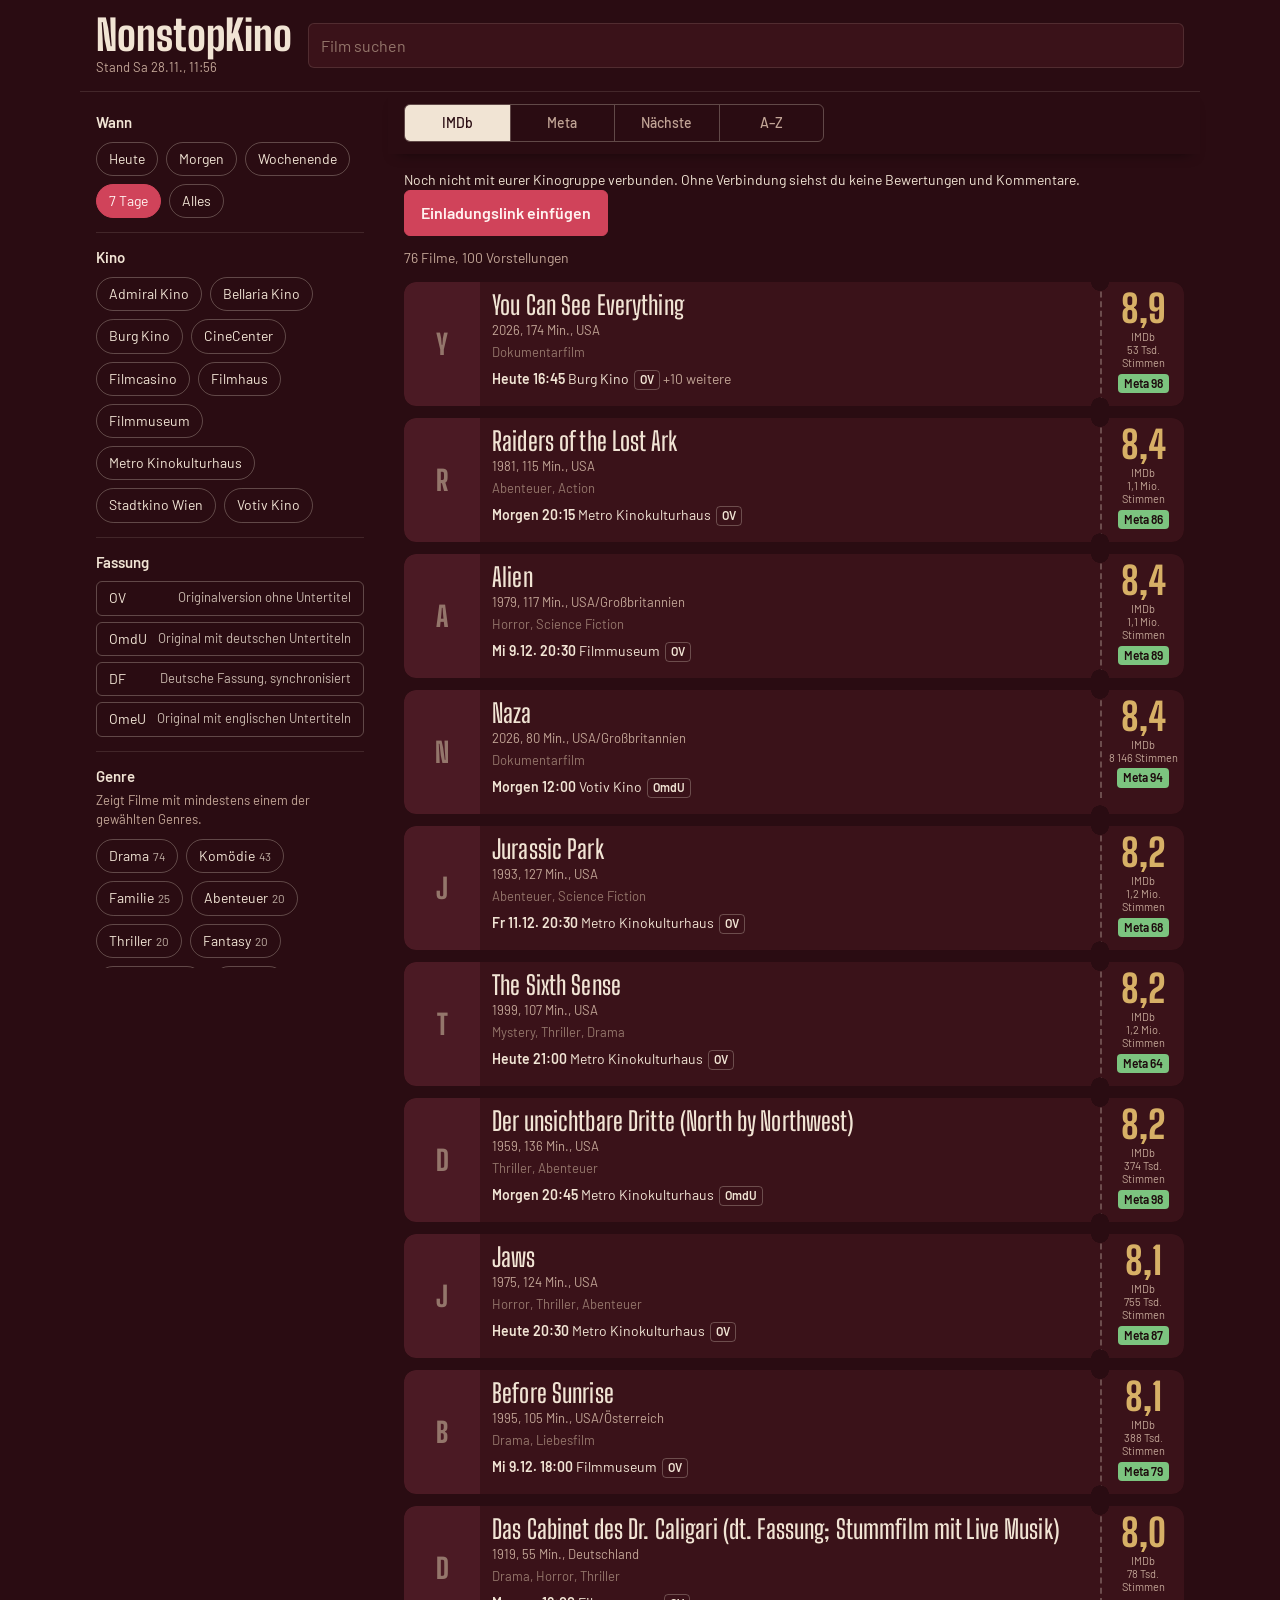
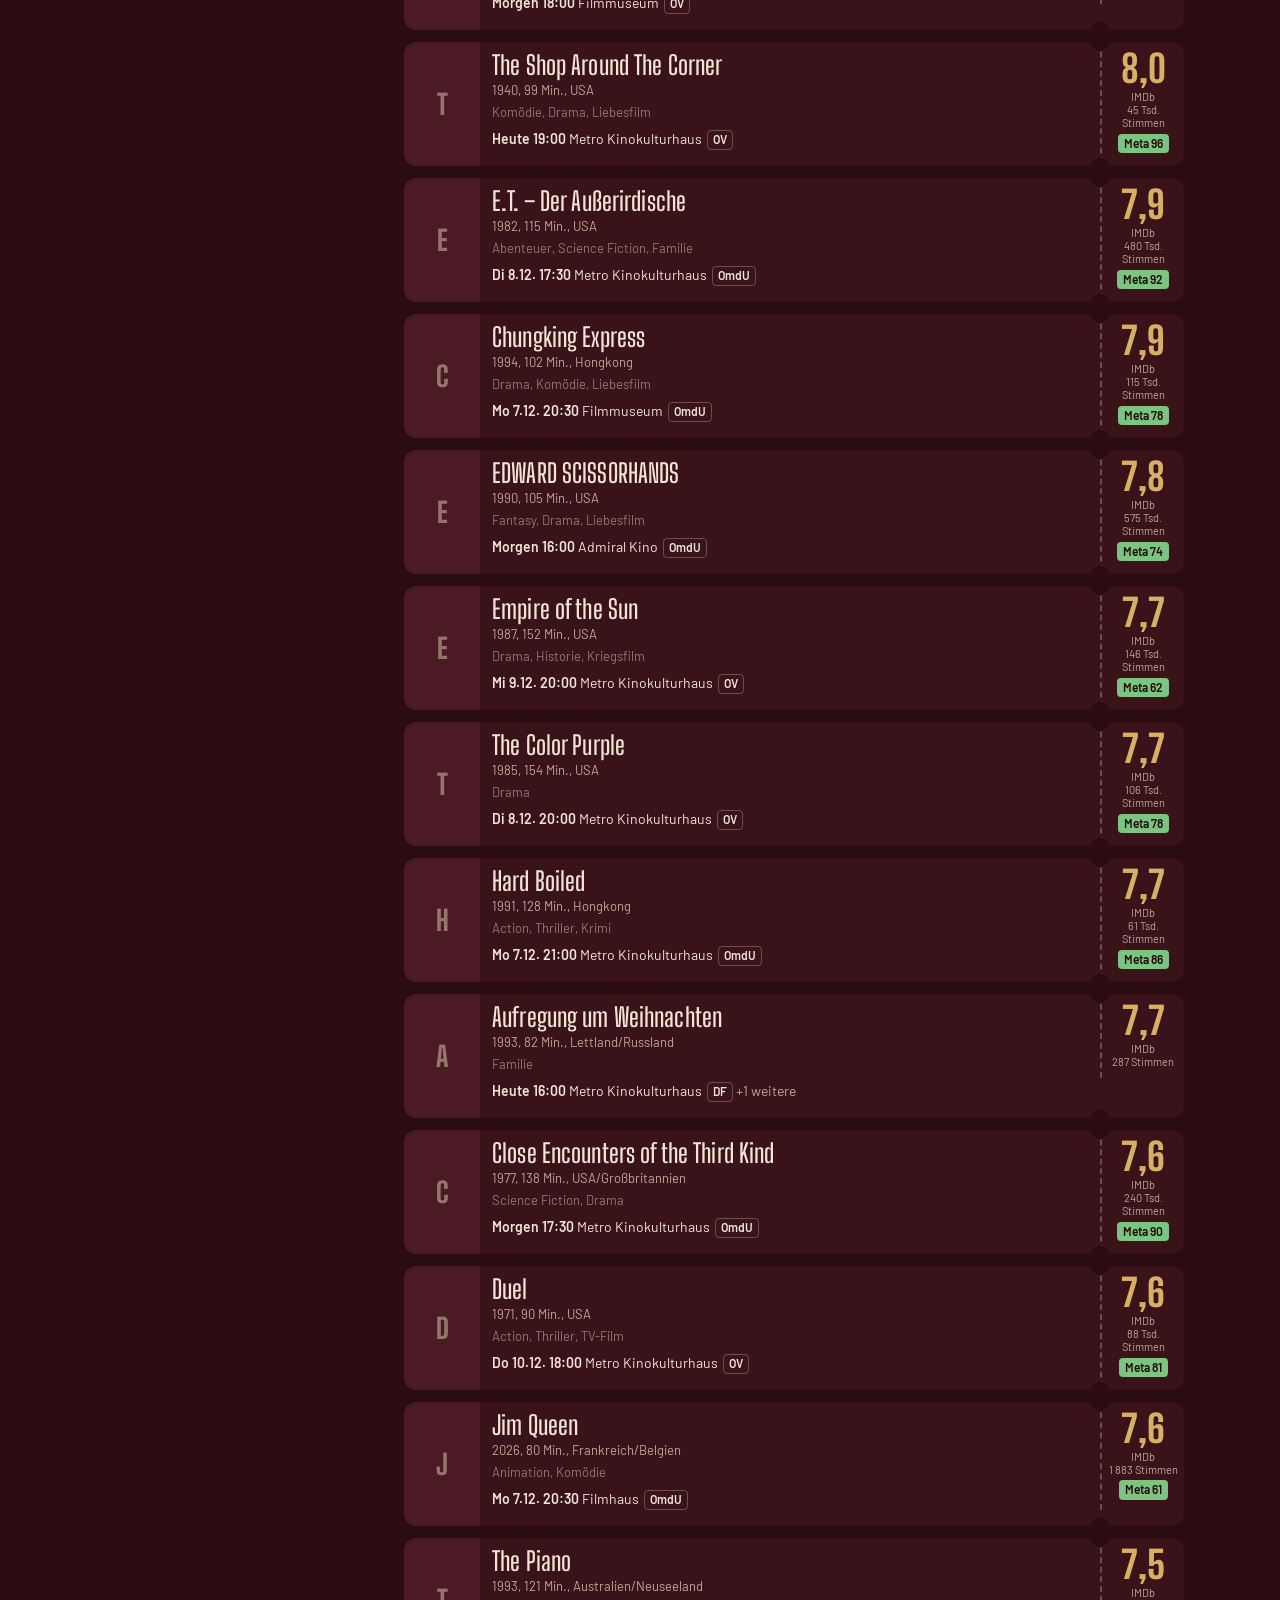
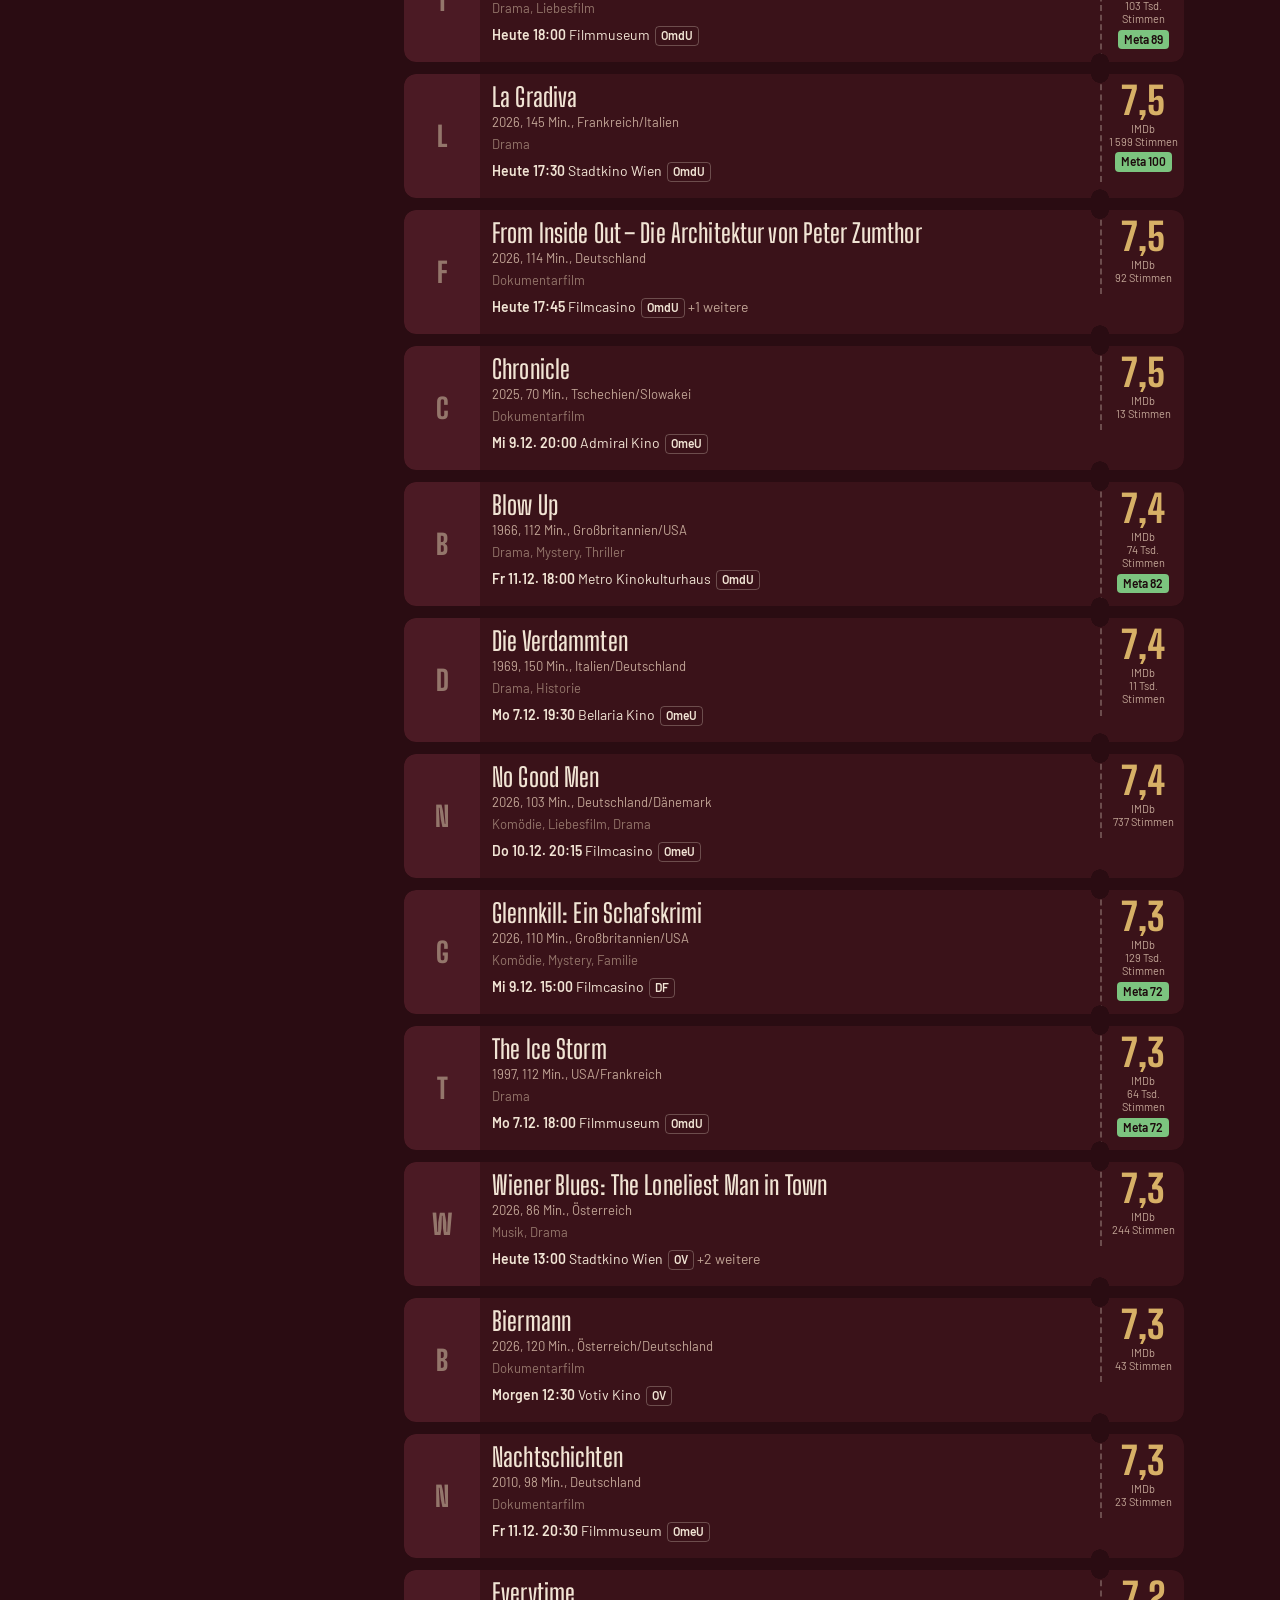
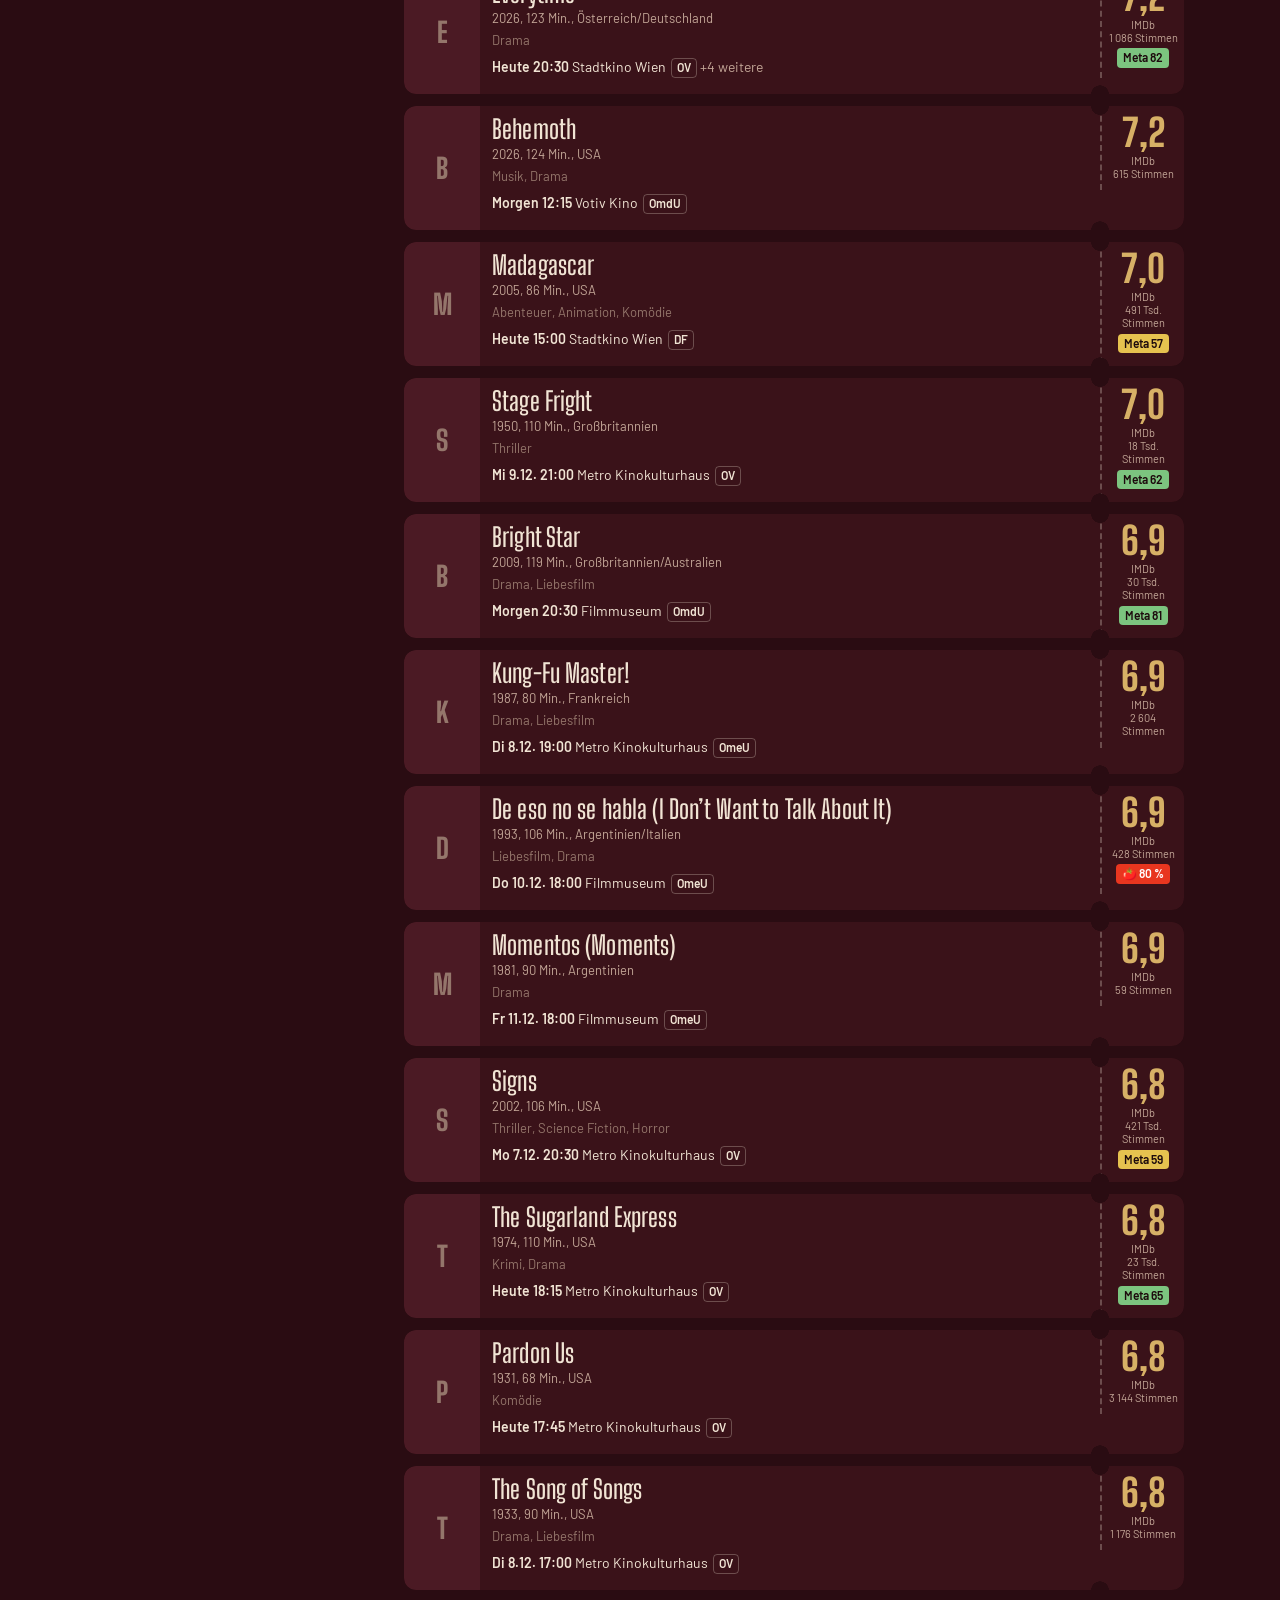
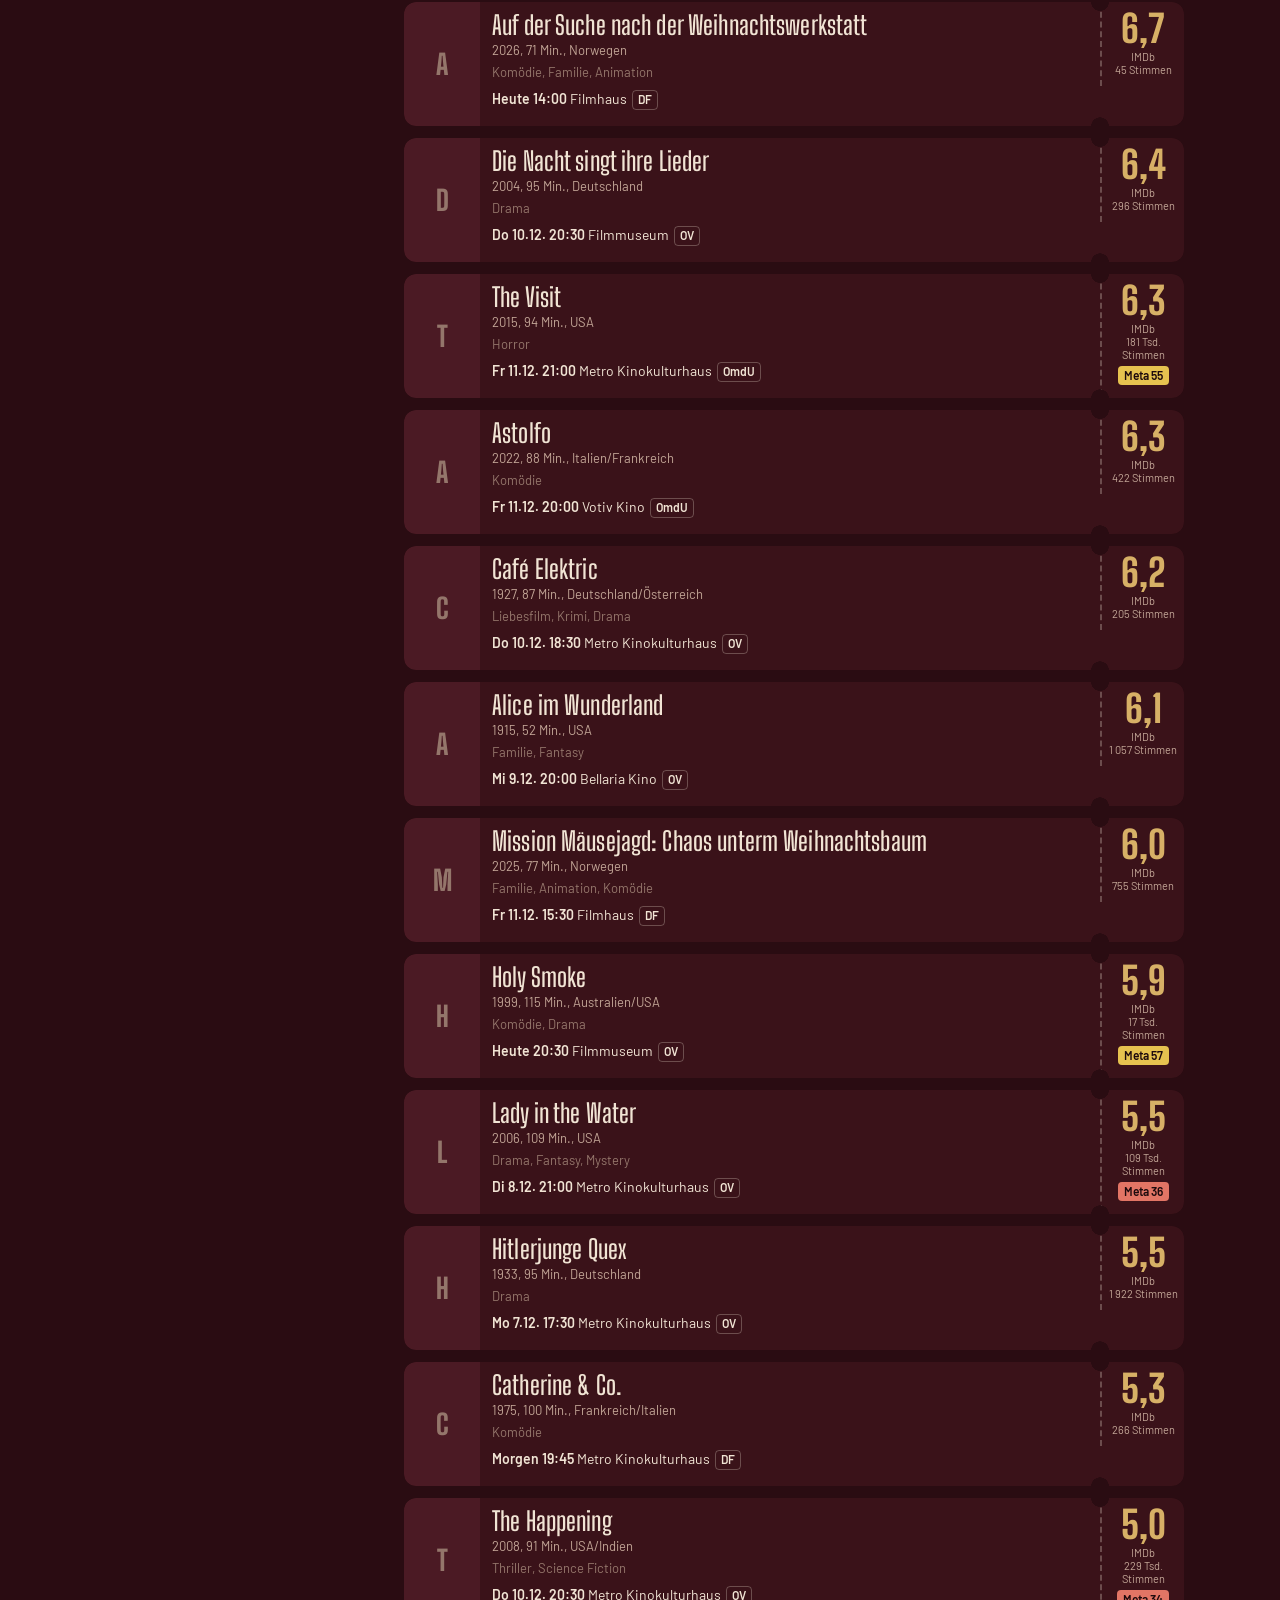
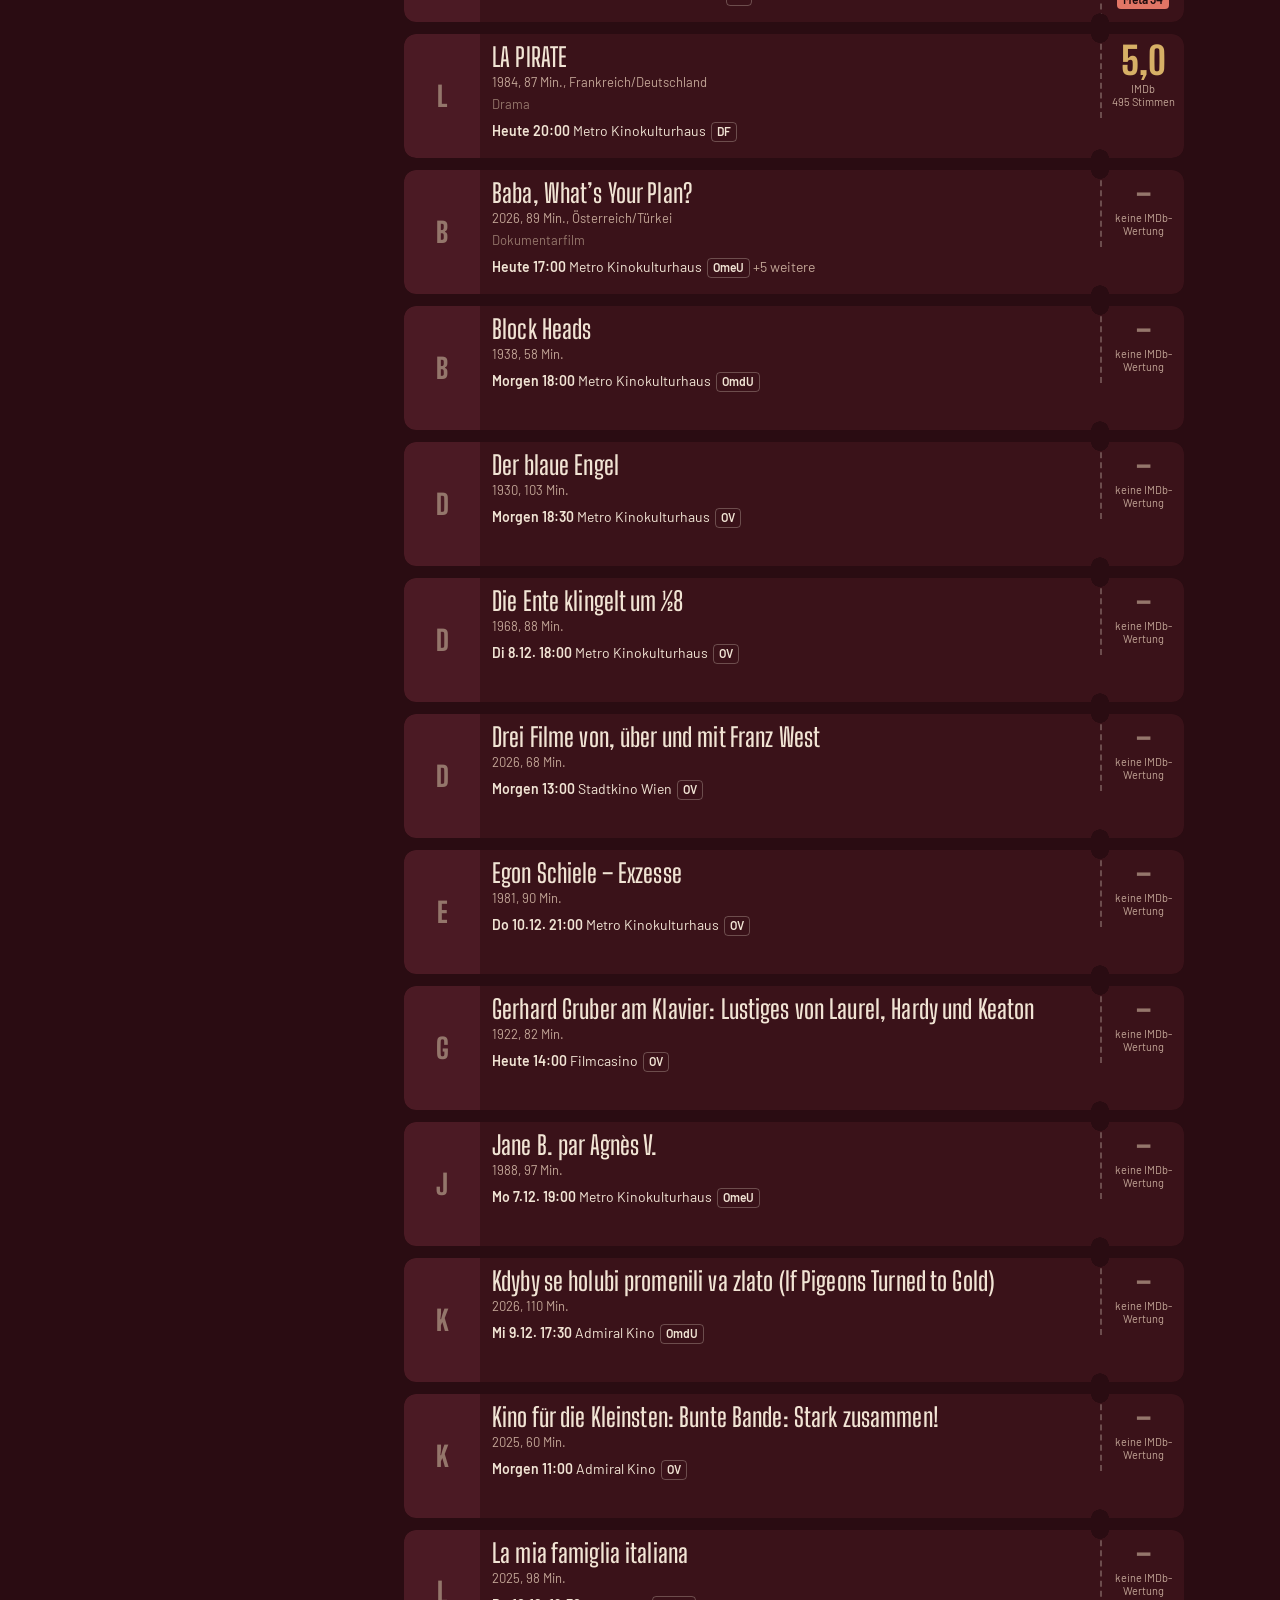
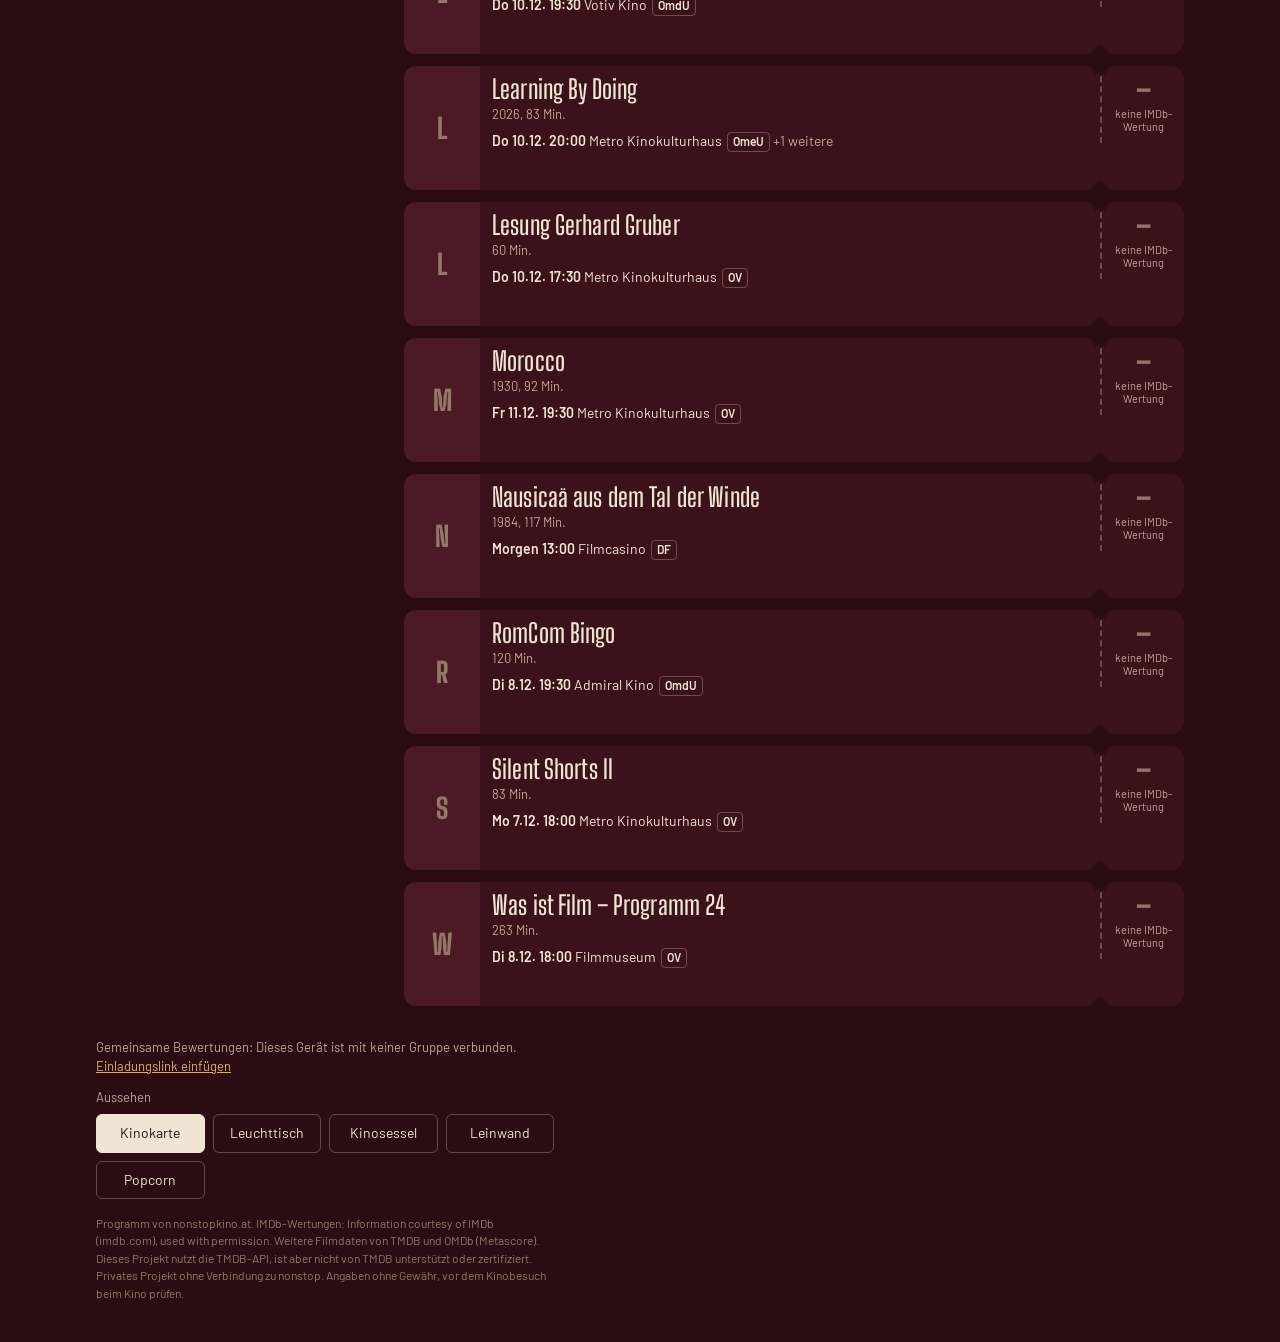
<file: index.html>
<!doctype html>
<html lang="de">
<head>
<meta charset="utf-8">
<meta name="viewport" content="width=device-width, initial-scale=1, viewport-fit=cover">
<title>NonstopKino</title>
<meta name="description" content="Das aktuelle nonstop-Kinoprogramm in Wien, vorgefiltert nach Wertung, Genre, Herkunft, Kino und Fassung.">
<meta name="theme-color" content="#2a0c12">
<link rel="manifest" href="manifest.webmanifest">
<link rel="icon" href="icons/icon.svg" type="image/svg+xml">
<link rel="apple-touch-icon" href="icons/icon-192.png">
<link rel="stylesheet" href="app.css?v=18">
<link rel="stylesheet" href="stil-film.css?v=18">
<link rel="stylesheet" href="stil-sessel.css?v=18">
<link rel="stylesheet" href="stil-leinwand.css?v=18">
<link rel="stylesheet" href="stil-popcorn.css?v=18">
<script>
  // Stil vor dem ersten Zeichnen setzen, damit nichts flackert
  (function () {
    try {
      var p = new URLSearchParams(location.search).get("stil");
      if (p) localStorage.setItem("kinosieb.stil", p);
      var s = p || localStorage.getItem("kinosieb.stil");
      if (["film", "sessel", "leinwand", "popcorn"].indexOf(s) >= 0) document.documentElement.dataset.stil = s;
    } catch (e) {}
  })();
</script>
</head>
<body>
<div class="shell">
  <header class="top">
    <div class="brand">
      <h1>NonstopKino</h1>
      <p class="status" id="status">Programm wird geladen …</p>
    </div>
    <label class="search">
      <span class="sr-only">Film suchen</span>
      <input id="q" type="search" placeholder="Film suchen" autocomplete="off">
    </label>
  </header>

  <div class="bar">
    <div class="sortrow" role="radiogroup" aria-label="Sortieren nach">
      <button type="button" data-sort="imdb" role="radio">IMDb</button>
      <button type="button" data-sort="meta" role="radio" title="Metascore">Meta</button>
      <button type="button" data-sort="group" role="radio" title="Nach Interesse der Gruppe" hidden>Gruppe</button>
      <button type="button" data-sort="next" role="radio">Nächste</button>
      <button type="button" data-sort="title" role="radio">A–Z</button>
    </div>
    <nav class="chips" id="chips" aria-label="Filter"></nav>
  </div>

  <aside class="side" id="side" aria-label="Filter"></aside>

  <main class="list" id="list" aria-live="polite"></main>

  <footer class="foot">
    <p class="gruppe" id="gruppeInfo"></p>
    <div class="stilwahl" role="group" aria-labelledby="stilLabel">
      <p id="stilLabel">Aussehen</p>
      <button type="button" data-stil="karte">Kinokarte</button>
      <button type="button" data-stil="film">Leuchttisch</button>
      <button type="button" data-stil="sessel">Kinosessel</button>
      <button type="button" data-stil="leinwand">Leinwand</button>
      <button type="button" data-stil="popcorn">Popcorn</button>
    </div>
    <p>Programm von nonstopkino.at. IMDb-Wertungen: Information courtesy of IMDb (imdb.com), used with permission. Weitere Filmdaten von TMDB und OMDb (Metascore). Dieses Projekt nutzt die TMDB-API, ist aber nicht von TMDB unterstützt oder zertifiziert. Privates Projekt ohne Verbindung zu nonstop. Angaben ohne Gewähr, vor dem Kinobesuch beim Kino prüfen.</p>
  </footer>
</div>

<dialog id="sheet" class="sheet" aria-label="Filter">
  <div class="sheet-head">
    <h2>Filter</h2>
    <button type="button" class="ghost" data-close>Schließen</button>
  </div>
  <div class="sheet-body" id="sheetBody"></div>
  <div class="sheet-foot">
    <button type="button" class="ghost" id="reset">Zurücksetzen</button>
    <button type="button" class="primary" data-close id="showN">Filme anzeigen</button>
  </div>
</dialog>

<dialog id="who" class="sheet" aria-label="Wer bist du?">
  <div class="sheet-head">
    <h2 id="whoTitle">Wer bist du?</h2>
    <button type="button" class="ghost" data-who-close>Später</button>
  </div>
  <div class="sheet-body" id="whoBody"></div>
</dialog>

<dialog id="detail" class="detail" aria-label="Filmdetails">
  <div class="detail-inner" id="detailBody"></div>
</dialog>

<div id="toast" class="toast" role="status" aria-live="polite"></div>

<script src="firebase-config.js?v=18"></script>
<script src="app.js?v=18" defer></script>
</body>
</html>
</file>
<file: app.css>
/* Schriften lokal eingebunden (SIL Open Font License), keine Verbindung zu Google */
@font-face { font-family: "Barlow"; font-style: normal; font-weight: 400; font-display: swap; src: url("fonts/barlow-latin-400-normal.woff2") format("woff2"); unicode-range: U+0000-00FF, U+0131, U+0152-0153, U+02BB-02BC, U+02C6, U+02DA, U+02DC, U+0304, U+0308, U+0329, U+2000-206F, U+20AC, U+2122, U+2191, U+2193, U+2212, U+2215, U+FEFF, U+FFFD; }
@font-face { font-family: "Barlow"; font-style: normal; font-weight: 400; font-display: swap; src: url("fonts/barlow-latin-ext-400-normal.woff2") format("woff2"); unicode-range: U+0100-02BA, U+02BD-02C5, U+02C7-02CC, U+02CE-02D7, U+02DD-02FF, U+1D00-1DBF, U+1E00-1E9F, U+1EF2-1EFF, U+2020, U+20A0-20AB, U+20AD-20C0, U+2113, U+2C60-2C7F, U+A720-A7FF; }
@font-face { font-family: "Barlow"; font-style: normal; font-weight: 500; font-display: swap; src: url("fonts/barlow-latin-500-normal.woff2") format("woff2"); unicode-range: U+0000-00FF, U+0131, U+0152-0153, U+02BB-02BC, U+02C6, U+02DA, U+02DC, U+0304, U+0308, U+0329, U+2000-206F, U+20AC, U+2122, U+2191, U+2193, U+2212, U+2215, U+FEFF, U+FFFD; }
@font-face { font-family: "Barlow"; font-style: normal; font-weight: 500; font-display: swap; src: url("fonts/barlow-latin-ext-500-normal.woff2") format("woff2"); unicode-range: U+0100-02BA, U+02BD-02C5, U+02C7-02CC, U+02CE-02D7, U+02DD-02FF, U+1D00-1DBF, U+1E00-1E9F, U+1EF2-1EFF, U+2020, U+20A0-20AB, U+20AD-20C0, U+2113, U+2C60-2C7F, U+A720-A7FF; }
@font-face { font-family: "Barlow"; font-style: normal; font-weight: 600; font-display: swap; src: url("fonts/barlow-latin-600-normal.woff2") format("woff2"); unicode-range: U+0000-00FF, U+0131, U+0152-0153, U+02BB-02BC, U+02C6, U+02DA, U+02DC, U+0304, U+0308, U+0329, U+2000-206F, U+20AC, U+2122, U+2191, U+2193, U+2212, U+2215, U+FEFF, U+FFFD; }
@font-face { font-family: "Barlow"; font-style: normal; font-weight: 600; font-display: swap; src: url("fonts/barlow-latin-ext-600-normal.woff2") format("woff2"); unicode-range: U+0100-02BA, U+02BD-02C5, U+02C7-02CC, U+02CE-02D7, U+02DD-02FF, U+1D00-1DBF, U+1E00-1E9F, U+1EF2-1EFF, U+2020, U+20A0-20AB, U+20AD-20C0, U+2113, U+2C60-2C7F, U+A720-A7FF; }
@font-face { font-family: "Big Shoulders Display"; font-style: normal; font-weight: 600; font-display: swap; src: url("fonts/big-shoulders-display-latin-600-normal.woff2") format("woff2"); unicode-range: U+0000-00FF, U+0131, U+0152-0153, U+02BB-02BC, U+02C6, U+02DA, U+02DC, U+0304, U+0308, U+0329, U+2000-206F, U+20AC, U+2122, U+2191, U+2193, U+2212, U+2215, U+FEFF, U+FFFD; }
@font-face { font-family: "Big Shoulders Display"; font-style: normal; font-weight: 600; font-display: swap; src: url("fonts/big-shoulders-display-latin-ext-600-normal.woff2") format("woff2"); unicode-range: U+0100-02BA, U+02BD-02C5, U+02C7-02CC, U+02CE-02D7, U+02DD-02FF, U+1D00-1DBF, U+1E00-1E9F, U+1EF2-1EFF, U+2020, U+20A0-20AB, U+20AD-20C0, U+2113, U+2C60-2C7F, U+A720-A7FF; }
@font-face { font-family: "Big Shoulders Display"; font-style: normal; font-weight: 800; font-display: swap; src: url("fonts/big-shoulders-display-latin-800-normal.woff2") format("woff2"); unicode-range: U+0000-00FF, U+0131, U+0152-0153, U+02BB-02BC, U+02C6, U+02DA, U+02DC, U+0304, U+0308, U+0329, U+2000-206F, U+20AC, U+2122, U+2191, U+2193, U+2212, U+2215, U+FEFF, U+FFFD; }
@font-face { font-family: "Big Shoulders Display"; font-style: normal; font-weight: 800; font-display: swap; src: url("fonts/big-shoulders-display-latin-ext-800-normal.woff2") format("woff2"); unicode-range: U+0100-02BA, U+02BD-02C5, U+02C7-02CC, U+02CE-02D7, U+02DD-02FF, U+1D00-1DBF, U+1E00-1E9F, U+1EF2-1EFF, U+2020, U+20A0-20AB, U+20AD-20C0, U+2113, U+2C60-2C7F, U+A720-A7FF; }

:root {
  --plush: #2a0c12;
  --plush-2: #3a1219;
  --plush-3: #4b1a24;
  --ink: #f1e4d4;
  --muted: #c2a596;
  --dim: #94766b;
  --brass: #d7b066;
  --seat: #d0435a;
  --seat-ink: #fff3f0;
  --line: rgba(241, 228, 212, 0.12);
  --line-strong: rgba(241, 228, 212, 0.28);
  --meta-good: #7cc47f;
  --meta-mid: #e6c24f;
  --meta-bad: #e27565;
  --focus: #f3d48f;
  --stub: 84px;
  --notch: 9px;
  --r-s: 6px;
  --r-m: 12px;
  --display: "Big Shoulders Display", "Arial Narrow", sans-serif;
  --ui: "Barlow", system-ui, -apple-system, "Segoe UI", sans-serif;
  color-scheme: dark;
}

* { box-sizing: border-box; }
html { -webkit-text-size-adjust: 100%; }
/* Sicherheitsnetz: nie seitlich scrollen (clip statt hidden, damit die Leiste oben kleben bleibt) */
html, body { overflow-x: clip; max-width: 100%; }
body {
  margin: 0;
  background: var(--plush);
  color: var(--ink);
  font: 400 16px/1.45 var(--ui);
  min-height: 100vh;
}
button, input { font: inherit; color: inherit; }
a { color: var(--brass); }
:focus-visible { outline: 2px solid var(--focus); outline-offset: 2px; }
.sr-only { position: absolute; width: 1px; height: 1px; overflow: hidden; clip: rect(0 0 0 0); white-space: nowrap; }

.shell {
  display: grid;
  grid-template-columns: minmax(0, 1fr);
  grid-template-areas: "top" "bar" "list" "foot";
  max-width: 1120px;
  margin: 0 auto;
}

/* Kopfbereich */
.top {
  grid-area: top;
  background: var(--plush);
  padding: calc(env(safe-area-inset-top) + 14px) 16px 0;
}
.brand { display: flex; align-items: baseline; justify-content: space-between; gap: 12px; }
.brand h1 {
  margin: 0;
  font: 800 42px/1 var(--display);
  color: var(--ink);
}
.status { margin: 0; font-size: 13px; color: var(--muted); text-align: right; }

.search { display: block; margin-top: 12px; }
.search input {
  width: 100%;
  padding: 10px 12px;
  background: var(--plush-2);
  border: 1px solid var(--line);
  border-radius: var(--r-s);
}
.search input::placeholder { color: var(--dim); }

/* Sortierung und Filter: bleiben beim Scrollen oben stehen */
.bar {
  grid-area: bar;
  position: sticky;
  top: 0;
  z-index: 5;
  padding: 10px 16px;
  padding-top: max(10px, env(safe-area-inset-top));
  background: var(--plush);
  border-bottom: 1px solid var(--line);
  box-shadow: 0 8px 14px -10px rgba(0, 0, 0, 0.6);
}
.sortrow {
  display: grid;
  grid-auto-flow: column;
  grid-auto-columns: 1fr;
  border: 1px solid var(--line-strong);
  border-radius: var(--r-s);
  overflow: hidden;
}
.sortrow button {
  border: 0;
  background: transparent;
  padding: 8px 4px;
  font-weight: 500;
  font-size: 14px;
  color: var(--muted);
  cursor: pointer;
}
.sortrow button + button { border-left: 1px solid var(--line-strong); }
.sortrow button[aria-checked="true"] { background: var(--ink); color: var(--plush); }

.chips {
  display: flex;
  gap: 8px;
  margin: 10px -16px 0;
  padding: 0 16px 2px;
  overflow-x: auto;
  scrollbar-width: none;
}
.chips::-webkit-scrollbar { display: none; }
.chip {
  flex: none;
  border: 1px solid var(--line-strong);
  background: transparent;
  border-radius: 999px;
  padding: 6px 12px;
  font-size: 14px;
  cursor: pointer;
  white-space: nowrap;
}
.chip.on { background: var(--seat); border-color: var(--seat); color: var(--seat-ink); }
.chip.clear { border-style: dashed; font-weight: 600; }
.side-reset { width: 100%; margin: 8px 0 4px; }
.nr { display: none; }
.chip .n { font-weight: 600; margin-left: 4px; }

/* Liste */
.list { grid-area: list; padding: 14px 16px 24px; display: grid; gap: 12px; align-content: start; }
.summary { margin: 0 0 2px; font-size: 14px; color: var(--muted); display: flex; justify-content: space-between; gap: 12px; }
.summary button { background: none; border: 0; padding: 0; color: var(--brass); cursor: pointer; text-decoration: underline; }

.ticket {
  position: relative;
  display: grid;
  grid-template-columns: 64px minmax(0, 1fr) var(--stub);
  min-height: 112px;
  background: var(--plush-2);
  border-radius: var(--r-m);
  cursor: pointer;
  text-align: left;
  border: 0;
  padding: 0;
  width: 100%;
  -webkit-mask:
    radial-gradient(circle var(--notch) at calc(100% - var(--stub)) 0, transparent 97%, #000 100%) top / 100% 51% no-repeat,
    radial-gradient(circle var(--notch) at calc(100% - var(--stub)) 100%, transparent 97%, #000 100%) bottom / 100% 51% no-repeat;
          mask:
    radial-gradient(circle var(--notch) at calc(100% - var(--stub)) 0, transparent 97%, #000 100%) top / 100% 51% no-repeat,
    radial-gradient(circle var(--notch) at calc(100% - var(--stub)) 100%, transparent 97%, #000 100%) bottom / 100% 51% no-repeat;
}
.ticket:hover { background: #431620; }
.ticket:focus-visible { outline-offset: -2px; }

.poster {
  width: 64px;
  height: 100%;
  min-height: 112px;
  object-fit: cover;
  border-radius: var(--r-m) 0 0 var(--r-m);
  background: var(--plush-3);
  display: block;
}
.poster.empty {
  display: grid;
  place-items: center;
  font: 800 28px/1 var(--display);
  color: var(--dim);
}

.body { padding: 10px 12px; min-width: 0; display: flex; flex-direction: column; gap: 3px; }
.title {
  margin: 0;
  font: 600 26px/1.02 var(--display);
  letter-spacing: 0.005em;
  overflow-wrap: anywhere;
}
.facts { margin: 0; font-size: 13px; color: var(--muted); }
.genres { margin: 0; font-size: 13px; color: var(--dim); }
.next { margin: auto 0 0; padding-top: 4px; font-size: 14px; }
.next b { font-weight: 600; }
.next .more { color: var(--muted); }
.vtag {
  display: inline-block;
  font-size: 12px;
  font-weight: 600;
  padding: 0 5px;
  border: 1px solid var(--line-strong);
  border-radius: 4px;
  margin-left: 2px;
}

.edge { display: none; }

.stub {
  border-left: 2px dashed var(--line-strong);
  padding: 10px 6px;
  display: flex;
  flex-direction: column;
  align-items: center;
  justify-content: center;
  gap: 4px;
  text-align: center;
}
.score {
  font: 800 38px/0.9 var(--display);
  color: var(--brass);
  font-variant-numeric: tabular-nums;
}
.score.none { color: var(--dim); font-size: 30px; }
.score-label { font-size: 11px; color: var(--muted); line-height: 1.2; }
.meta {
  font-size: 12px;
  font-weight: 600;
  padding: 1px 6px;
  border-radius: 4px;
  color: #1d0a0d;
}
.meta.good { background: var(--meta-good); }
.meta.mid { background: var(--meta-mid); }
.meta.bad { background: var(--meta-bad); }

/* Bewertungen der Gruppe */
.votes { display: flex; flex-wrap: wrap; gap: 4px; margin-top: 7px; }
.vchip {
  font-size: 12px;
  line-height: 1;
  padding: 4px 7px;
  border-radius: 999px;
  background: rgba(241, 228, 212, 0.08);
  border: 1px solid var(--line);
  white-space: nowrap;
}
.vchip.me { border-color: var(--brass); }
.ticket.is-seen { opacity: 0.55; }
.ticket.is-seen .title::after { content: " 👀 gesehen"; font: 500 13px/1 var(--ui); color: var(--muted); }
.d-group { margin-top: 24px; padding: 16px; background: var(--plush-2); border-radius: var(--r-m); }
.d-group h3 { margin: 0 0 12px; font: 600 24px/1 var(--display); }
.rates { display: grid; grid-template-columns: repeat(4, 1fr); gap: 8px; }
.rate {
  display: flex;
  flex-direction: column;
  align-items: center;
  gap: 4px;
  padding: 10px 2px;
  border-radius: var(--r-s);
  border: 1px solid var(--line-strong);
  background: transparent;
  cursor: pointer;
  font-size: 13px;
}
.rate .emo { font-size: 30px; line-height: 1; }
.rate[aria-pressed="true"] { background: var(--seat); border-color: var(--seat); color: var(--seat-ink); }
.seen-toggle {
  margin-top: 10px;
  width: 100%;
  padding: 10px;
  border-radius: var(--r-s);
  border: 1px dashed var(--line-strong);
  background: transparent;
  cursor: pointer;
  font-weight: 500;
}
.seen-toggle[aria-pressed="true"] { border-style: solid; background: var(--ink); color: var(--plush); }
.group-list { list-style: none; margin: 14px 0 0; padding: 0; }
.group-list li { display: flex; justify-content: space-between; gap: 12px; padding: 8px 0; border-top: 1px solid var(--line); font-size: 15px; }
.group-list .who { font-weight: 600; }
.group-list .what { text-align: right; }
.group-list .what.none { color: var(--dim); }
.toast {
  position: fixed;
  left: 16px;
  right: 16px;
  bottom: calc(env(safe-area-inset-bottom) + 18px);
  z-index: 80;
  max-width: 520px;
  margin: 0 auto;
  padding: 12px 14px;
  border-radius: var(--r-s);
  background: #f4ecdf;
  color: #1c1511;
  font-size: 14px;
  box-shadow: 0 10px 26px rgba(0, 0, 0, 0.45);
  opacity: 0;
  transform: translateY(12px);
  pointer-events: none;
  transition: opacity 0.2s, transform 0.2s;
}
.toast.show { opacity: 1; transform: none; }
.toast.bad { background: #ffe1dc; color: #5c0c14; }
.d-note.bad { color: var(--ink); }
.vchip.cmt { border-style: dashed; }
.d-cmt { margin-top: 18px; padding: 16px; background: var(--plush-2); border-radius: var(--r-m); }
.d-cmt h3 { margin: 0 0 10px; font: 600 24px/1 var(--display); }
.d-cmt h3 span { font: 500 15px/1 var(--ui); color: var(--muted); }
.cmt-list { list-style: none; margin: 0 0 12px; padding: 0; display: grid; gap: 10px; }
.cmt { padding: 10px 12px; border-radius: var(--r-s); background: rgba(127, 127, 127, 0.1); }
.cmt.own { border-left: 3px solid var(--brass); }
.cmt-head { display: flex; gap: 8px; align-items: baseline; font-size: 13px; color: var(--muted); }
.cmt-head b { color: var(--ink); font-size: 14px; }
.cmt-head .join-hint {
  display: grid;
  gap: 10px;
  padding: 14px;
  border: 1px dashed var(--line-strong);
  border-radius: var(--r-m);
  background: var(--plush-2);
  color: var(--ink);
}
.join-hint p { margin: 0; font-size: 14px; }
.join-hint .primary { justify-self: start; }
.linkbtn { margin-left: auto; font-size: 13px; }
.cmt p { margin: 4px 0 0; white-space: pre-wrap; overflow-wrap: anywhere; }
.cmt-form { display: grid; grid-template-columns: minmax(0, 1fr) auto; gap: 8px; align-items: end; }
.cmt-form textarea {
  width: 100%;
  min-height: 46px;
  resize: vertical;
  padding: 10px 12px;
  border-radius: var(--r-s);
  border: 1px solid var(--line-strong);
  background: var(--plush);
  color: var(--ink);
  font: inherit;
}
.cmt-form .ghost, .cmt-form .d-note { grid-column: 1 / -1; }
.show { grid-template-columns: 58px minmax(0, 1fr); row-gap: 4px; }
.show-time { grid-row: span 2; }
.show-links { grid-column: 2; display: flex; flex-wrap: wrap; gap: 4px 16px; font-size: 14px; }
.d-links a.wa { border-style: dashed; }
.linkbtn { background: none; border: 0; padding: 0; color: var(--brass); text-decoration: underline; cursor: pointer; font: inherit; }
.gruppe { margin: 0 0 12px; font-size: 13px; color: var(--muted); }
.gruppe b { color: var(--ink); }
.who-new { display: grid; gap: 6px; margin: 16px 0 12px; }
.who-new input { padding: 10px 12px; background: var(--plush-3); border: 1px solid var(--line-strong); border-radius: var(--r-s); }
#who .sheet-body { padding: 14px 16px calc(env(safe-area-inset-bottom) + 18px); }
#who .primary { width: 100%; }

.rt {
  font-size: 12px;
  font-weight: 600;
  padding: 1px 6px;
  border-radius: 4px;
  white-space: nowrap;
}
.rt.fresh { background: #e8361f; color: #ffffff; }
.rt.rotten { background: #7fbf3f; color: #142008; }

.empty-state { padding: 40px 8px; text-align: center; color: var(--muted); }
.empty-state h2 { font: 600 26px/1.1 var(--display); color: var(--ink); margin: 0 0 8px; }
.empty-state button { margin-top: 14px; }

/* Stilwahl im Fußbereich: Raster, das in jede Handybreite passt */
.stilwahl {
  display: grid;
  grid-template-columns: repeat(auto-fill, minmax(96px, 1fr));
  gap: 8px;
  margin: 0 0 16px;
}
.stilwahl p { grid-column: 1 / -1; margin: 0; font-size: 13px; color: var(--muted); }
.stilwahl button {
  min-width: 0;
  padding: 8px 6px;
  border: 1px solid var(--line-strong);
  border-radius: var(--r-s);
  background: transparent;
  color: var(--ink);
  font-size: 14px;
  cursor: pointer;
}
.stilwahl button[aria-pressed="true"] { background: var(--ink); color: var(--plush); border-color: var(--ink); }

.foot { grid-area: foot; padding: 8px 16px calc(env(safe-area-inset-bottom) + 28px); font-size: 12px; color: var(--dim); max-width: 70ch; }

/* Buttons */
.primary, .ghost {
  border-radius: var(--r-s);
  padding: 10px 16px;
  font-weight: 600;
  cursor: pointer;
}
.primary { background: var(--seat); color: var(--seat-ink); border: 1px solid var(--seat); }
.ghost { background: transparent; border: 1px solid var(--line-strong); color: var(--ink); }

/* Filter-Blatt */
.sheet {
  border: 0;
  padding: 0;
  background: var(--plush-2);
  color: var(--ink);
  width: 100%;
  max-width: 640px;
  max-height: 88vh;
  margin: auto auto 0;
  border-radius: 16px 16px 0 0;
  display: none;
  flex-direction: column;
}
.sheet[open] { display: flex; }
.sheet::backdrop { background: rgba(10, 2, 4, 0.6); }
.sheet-head, .sheet-foot { display: flex; align-items: center; justify-content: space-between; gap: 12px; padding: 14px 16px; }
.sheet-head { border-bottom: 1px solid var(--line); }
.sheet-head h2 { margin: 0; font: 600 26px/1 var(--display); }
.sheet-foot { border-top: 1px solid var(--line); padding-bottom: calc(env(safe-area-inset-bottom) + 14px); }
.sheet-foot .primary { flex: 1; }
.sheet-body { overflow-y: auto; padding: 4px 16px 12px; }

.fgroup { padding: 14px 0; border-bottom: 1px solid var(--line); }
.fgroup:last-child { border-bottom: 0; }
.fgroup h3 { margin: 0 0 8px; font-size: 15px; font-weight: 600; }
.fgroup .hint { margin: -4px 0 10px; font-size: 13px; color: var(--muted); }
.opts { display: flex; flex-wrap: wrap; gap: 8px; }
.opt {
  border: 1px solid var(--line-strong);
  background: transparent;
  border-radius: 999px;
  padding: 6px 12px;
  font-size: 14px;
  cursor: pointer;
}
.opt[aria-pressed="true"] { background: var(--seat); border-color: var(--seat); color: var(--seat-ink); }
.opt small { color: inherit; opacity: 0.75; margin-left: 4px; }
.fgroup .hint.sub { margin: 12px 0 8px; }
.vlist { display: grid; gap: 6px; }
.vlist .opt { border-radius: var(--r-s); text-align: left; display: flex; justify-content: space-between; gap: 10px; }
.vlist .opt span:last-child { opacity: 0.8; font-size: 13px; }

/* Detailansicht */
.detail {
  border: 0;
  padding: 0;
  margin: 0;
  width: 100%;
  max-width: 100%;
  height: 100%;
  max-height: 100%;
  background: var(--plush);
  color: var(--ink);
}
.detail::backdrop { background: rgba(10, 2, 4, 0.7); }
.detail-inner { max-width: 760px; margin: 0 auto; padding: calc(env(safe-area-inset-top) + 12px) 16px calc(env(safe-area-inset-bottom) + 32px); }
.detail-bar { display: flex; justify-content: flex-end; position: sticky; top: 0; padding: 4px 0 10px; background: var(--plush); z-index: 1; }
.d-hero { display: grid; grid-template-columns: 120px minmax(0, 1fr); gap: 16px; align-items: start; }
.d-hero img, .d-hero .poster.empty { width: 120px; height: 180px; min-height: 0; border-radius: var(--r-s); object-fit: cover; }
.d-title { margin: 0; font: 800 36px/0.98 var(--display); overflow-wrap: anywhere; }
.d-orig { margin: 4px 0 0; color: var(--muted); font-size: 14px; }
.d-facts { margin: 8px 0 0; font-size: 14px; color: var(--muted); }
.d-scores { display: flex; flex-wrap: wrap; gap: 14px; margin-top: 12px; align-items: flex-end; }
.d-score { display: flex; flex-direction: column; }
.d-score .score { font-size: 44px; }
.d-overview { margin: 18px 0 0; max-width: 65ch; }
.d-links { display: flex; flex-wrap: wrap; gap: 8px; margin-top: 16px; }
.d-links a {
  text-decoration: none;
  border: 1px solid var(--line-strong);
  border-radius: var(--r-s);
  padding: 8px 14px;
  color: var(--ink);
  font-weight: 500;
}
.d-links a.trailer { background: var(--ink); color: var(--plush); border-color: var(--ink); }
.d-shows { margin-top: 26px; }
.d-shows-head { display: flex; justify-content: space-between; align-items: baseline; gap: 12px; flex-wrap: wrap; }
.d-shows-head h3 { margin: 0; font: 600 26px/1 var(--display); }
.d-shows-head button { background: none; border: 0; color: var(--brass); text-decoration: underline; cursor: pointer; padding: 0; font-size: 14px; }
.day { margin-top: 16px; }
.day h4 { margin: 0 0 6px; font-size: 14px; font-weight: 600; color: var(--muted); }
.show {
  display: grid;
  grid-template-columns: 58px minmax(0, 1fr) auto;
  gap: 10px;
  align-items: center;
  padding: 9px 0;
  border-top: 1px solid var(--line);
}
.show-time { font: 600 24px/1 var(--display); font-variant-numeric: tabular-nums; }
.show-where { min-width: 0; }
.show-where .cin { font-weight: 600; }
.show-where .tags { font-size: 12px; color: var(--muted); }
.show-links { display: flex; gap: 10px; font-size: 13px; }
.d-note { margin-top: 22px; font-size: 13px; color: var(--dim); }

@media (min-width: 900px) {
  .shell {
    grid-template-columns: 300px minmax(0, 1fr);
    grid-template-areas: "top top" "side bar" "side list" "foot foot";
    grid-template-rows: auto auto 1fr auto;
    column-gap: 8px;
  }
  .top { display: grid; grid-template-columns: auto minmax(0, 1fr); grid-template-areas: "brand search"; align-items: center; gap: 16px; }
  .bar { padding: 12px 16px; border-bottom: 0; }
  .bar .sortrow { max-width: 420px; }
  .brand { grid-area: brand; flex-direction: column; align-items: flex-start; gap: 2px; }
  .status { text-align: left; }
  .search { grid-area: search; margin: 0; }
  .chips { display: none; }
  .top { padding-bottom: 14px; border-bottom: 1px solid var(--line); }
  .side {
    grid-area: side;
    grid-row: 2 / 4;
    display: block;
    position: sticky;
    top: 12px;
    align-self: start;
    max-height: calc(100vh - 24px);
    overflow-y: auto;
    padding: 6px 16px 24px;
  }
  .list { padding-top: 16px; }
  .ticket { grid-template-columns: 76px minmax(0, 1fr) var(--stub); min-height: 124px; }
  .poster { width: 76px; min-height: 124px; }
}
@media (max-width: 899px) { .side { display: none; } }

@media (prefers-reduced-motion: no-preference) {
  .sheet[open] { animation: rise 0.22s ease-out; }
  @keyframes rise { from { transform: translateY(24px); opacity: 0; } to { transform: none; opacity: 1; } }
}
</file>
<file: stil-sessel.css>
/* Stil "Kinosessel": Samtsessel mit Messingschild auf Kinoteppich. Aktiv mit <html data-stil="sessel">. */

:root[data-stil="sessel"] {
  --carpet: #1c0e11;
  --velvet: #7e1426;
  --velvet-hi: #a62437;
  --velvet-lo: #4f0915;
  --wood: #3d2517;
  --plate: linear-gradient(180deg, #f4de9f 0%, #c99c4b 52%, #edd28c 100%);
  --plate-ink: #3b250f;

  --plush: var(--carpet);
  --plush-2: #2b1519;
  --plush-3: #3b1d23;
  --ink: #f7eadc;
  --muted: #dcc0b0;
  --dim: #a88a7c;
  --brass: #e9c67e;
  --seat: #d4ac57;
  --seat-ink: #241208;
  --focus: #f3d48f;
  --line: rgba(247, 234, 220, 0.13);
  --line-strong: rgba(247, 234, 220, 0.32);
}

/* Kinoteppich mit Rautenmuster */
:root[data-stil="sessel"] body,
:root[data-stil="sessel"] .bar {
  background-color: var(--carpet);
  background-image:
    repeating-linear-gradient(45deg, rgba(212, 172, 87, 0.07) 0 2px, transparent 2px 26px),
    repeating-linear-gradient(-45deg, rgba(212, 172, 87, 0.07) 0 2px, transparent 2px 26px);
  background-attachment: fixed;
}
:root[data-stil="sessel"] .top { background: transparent; }

:root[data-stil="sessel"] .brand h1 {
  background: var(--plate);
  -webkit-background-clip: text;
          background-clip: text;
  color: transparent;
  filter: drop-shadow(0 2px 0 rgba(0, 0, 0, 0.5));
}
:root[data-stil="sessel"] .chip.on,
:root[data-stil="sessel"] .opt[aria-pressed="true"],
:root[data-stil="sessel"] .rate[aria-pressed="true"] { background: var(--seat); border-color: var(--seat); color: var(--seat-ink); }
:root[data-stil="sessel"] .primary { background: var(--seat); border-color: var(--seat); color: var(--seat-ink); }

/* Die Sesselreihe */
:root[data-stil="sessel"] .list { gap: 30px; padding: 20px 30px 30px; }

:root[data-stil="sessel"] .ticket {
  -webkit-mask: none;
          mask: none;
  overflow: visible;
  grid-template-columns: 74px minmax(0, 1fr) 82px;
  padding-bottom: 12px;
  border-radius: 30px 30px 14px 14px;
  background:
    repeating-linear-gradient(90deg, rgba(0, 0, 0, 0.2) 0 2px, transparent 2px 46px),
    radial-gradient(120% 95% at 50% 0%, var(--velvet-hi) 0%, var(--velvet) 55%, var(--velvet-lo) 100%);
  box-shadow:
    inset 0 -12px 0 rgba(0, 0, 0, 0.3),
    inset 0 2px 0 rgba(255, 255, 255, 0.14),
    0 12px 20px rgba(0, 0, 0, 0.45);
}
:root[data-stil="sessel"] .ticket:hover { filter: brightness(1.08); }
/* Armlehnen aus Holz */
:root[data-stil="sessel"] .ticket::before,
:root[data-stil="sessel"] .ticket::after {
  content: "";
  position: absolute;
  bottom: 2px;
  width: 13px;
  height: 58%;
  background: linear-gradient(90deg, #2a170d, var(--wood) 40%, #5d3a27);
  border-radius: 7px 7px 4px 4px;
  box-shadow: 0 6px 10px rgba(0, 0, 0, 0.45);
}
:root[data-stil="sessel"] .ticket::before { left: -17px; }
:root[data-stil="sessel"] .ticket::after { right: -17px; }

:root[data-stil="sessel"] .ticket .poster { width: 74px; border-radius: 30px 0 0 14px; }

/* Messingschild mit Platznummer */
:root[data-stil="sessel"] .nr {
  display: block;
  position: absolute;
  top: -11px;
  left: 50%;
  transform: translateX(-50%);
  z-index: 1;
  padding: 4px 10px;
  border-radius: 4px;
  background: var(--plate);
  color: var(--plate-ink);
  font: 600 11px/1 var(--ui);
  letter-spacing: 0.06em;
  box-shadow: 0 2px 4px rgba(0, 0, 0, 0.45);
}
:root[data-stil="sessel"] .nr::before { content: "Platz "; }

/* Wertung auf Messingplakette */
:root[data-stil="sessel"] .stub {
  border-left: 0;
  margin: 14px 12px 4px 0;
  padding: 8px 4px;
  border-radius: 10px;
  background: var(--plate);
  box-shadow: inset 0 1px 0 rgba(255, 255, 255, 0.6), 0 3px 6px rgba(0, 0, 0, 0.35);
}
:root[data-stil="sessel"] .score { color: var(--plate-ink); text-shadow: 0 1px 0 rgba(255, 255, 255, 0.55); }
:root[data-stil="sessel"] .score.none { color: rgba(59, 37, 15, 0.55); }
:root[data-stil="sessel"] .score-label { color: #5b3d1a; }
:root[data-stil="sessel"] .vchip { background: rgba(0, 0, 0, 0.25); }
:root[data-stil="sessel"] .vchip.me { border-color: #f4de9f; }

:root[data-stil="sessel"] .d-hero img,
:root[data-stil="sessel"] .d-hero .poster.empty { box-shadow: 0 0 0 3px #c99c4b; }
:root[data-stil="sessel"] .d-links a.trailer { background: var(--plate); color: var(--plate-ink); border-color: #c99c4b; }
:root[data-stil="sessel"] .d-group { background: radial-gradient(120% 95% at 50% 0%, var(--velvet) 0%, var(--velvet-lo) 100%); }

@media (min-width: 900px) {
  :root[data-stil="sessel"] .ticket { grid-template-columns: 90px minmax(0, 1fr) 90px; }
  :root[data-stil="sessel"] .ticket .poster { width: 90px; }
}

/* Wertung in der Detailansicht: Messing auf Teppich */
:root[data-stil="sessel"] .d-score .score { color: var(--brass); text-shadow: 0 2px 0 rgba(0, 0, 0, 0.5); }
:root[data-stil="sessel"] .d-score .score.none { color: var(--dim); }
:root[data-stil="sessel"] .d-score .score-label { color: var(--muted); }
</file>
<file: stil-leinwand.css>
/* Stil "Leinwand": dunkler Saal, Vorhang links und rechts, Filme leuchten als Leinwand.
   Aktiv mit <html data-stil="leinwand">. */

:root[data-stil="leinwand"] {
  --hall: #13111a;
  --screen-ink: #1b1922;
  --curtain: #8f1222;
  --curtain-hi: #bb1f33;
  --curtain-lo: #4a0610;
  --curtain-w: clamp(12px, 4vw, 64px);

  --plush: var(--hall);
  --plush-2: #1e1b27;
  --plush-3: #2b2737;
  --ink: #eeedf3;
  --muted: #bcb9ca;
  --dim: #8b889c;
  --brass: #f0d290;
  --seat: #bb1f33;
  --seat-ink: #ffffff;
  --line: rgba(238, 237, 243, 0.12);
  --line-strong: rgba(238, 237, 243, 0.3);
}

/* Projektorlicht von oben */
:root[data-stil="leinwand"] body {
  background:
    radial-gradient(ellipse 70% 90% at 50% -5%, rgba(205, 220, 255, 0.14), transparent 62%) fixed,
    var(--hall);
}

/* Vorhang links und rechts */
:root[data-stil="leinwand"] body::before,
:root[data-stil="leinwand"] body::after {
  content: "";
  position: fixed;
  top: 0;
  bottom: 0;
  width: var(--curtain-w);
  z-index: 6;
  pointer-events: none;
  background: repeating-linear-gradient(90deg, var(--curtain-lo) 0, var(--curtain) 7px, var(--curtain-hi) 12px, var(--curtain) 17px, var(--curtain-lo) 24px);
  box-shadow: 0 0 26px rgba(0, 0, 0, 0.65);
}
:root[data-stil="leinwand"] body::before { left: 0; }
:root[data-stil="leinwand"] body::after { right: 0; }
:root[data-stil="leinwand"] .shell { padding: 0 var(--curtain-w); }

/* Geraffte Vorhangblende über dem Titel */
:root[data-stil="leinwand"] .top::before {
  content: "";
  display: block;
  grid-column: 1 / -1;
  height: 26px;
  margin: calc(-1 * (env(safe-area-inset-top) + 14px)) -16px 14px;
  background:
    radial-gradient(circle at 50% 0, var(--curtain) 0 15px, transparent 16px) 0 6px / 30px 22px repeat-x,
    linear-gradient(var(--curtain-hi), var(--curtain) 9px, transparent 9px);
  filter: drop-shadow(0 4px 6px rgba(0, 0, 0, 0.5));
}
:root[data-stil="leinwand"] .brand h1 { text-shadow: 0 0 22px rgba(205, 220, 255, 0.35); }
:root[data-stil="leinwand"] .bar { background: var(--hall); box-shadow: 0 8px 14px -8px rgba(0, 0, 0, 0.8); }

/* Jede Karte als beleuchtete Leinwand */
:root[data-stil="leinwand"] .list { gap: 22px; padding-top: 20px; }
:root[data-stil="leinwand"] .ticket {
  --ink: var(--screen-ink);
  --muted: #57546a;
  --dim: #7c7990;
  --line: rgba(27, 25, 34, 0.14);
  --line-strong: rgba(27, 25, 34, 0.32);
  --brass: #a3172a;
  -webkit-mask: none;
          mask: none;
  color: var(--screen-ink);
  border-radius: 3px;
  background: radial-gradient(130% 140% at 50% 35%, #fbfcfd 45%, #dde2ea 100%);
  box-shadow:
    0 0 0 1px rgba(255, 255, 255, 0.5),
    0 0 34px rgba(175, 195, 255, 0.28),
    0 18px 28px rgba(0, 0, 0, 0.55);
}
:root[data-stil="leinwand"] .ticket:hover {
  background: radial-gradient(130% 140% at 50% 35%, #ffffff 50%, #e6eaf0 100%);
  box-shadow: 0 0 0 1px rgba(255, 255, 255, 0.7), 0 0 46px rgba(185, 205, 255, 0.42), 0 18px 28px rgba(0, 0, 0, 0.55);
}
:root[data-stil="leinwand"] .ticket .poster { border-radius: 3px 0 0 3px; }
:root[data-stil="leinwand"] .ticket .poster.empty { background: #cfd5df; color: #8b91a0; }
:root[data-stil="leinwand"] .stub { border-left: 1px solid var(--line); }
:root[data-stil="leinwand"] .score { color: var(--screen-ink); }
:root[data-stil="leinwand"] .score.none { color: var(--dim); }
:root[data-stil="leinwand"] .vchip { background: rgba(27, 25, 34, 0.06); }

:root[data-stil="leinwand"] .d-hero img,
:root[data-stil="leinwand"] .d-hero .poster.empty { box-shadow: 0 0 40px rgba(185, 205, 255, 0.3); }
:root[data-stil="leinwand"] .d-links a.trailer { background: #f6f7fa; color: var(--screen-ink); border-color: #f6f7fa; box-shadow: 0 0 20px rgba(185, 205, 255, 0.35); }

/* Wertung in der Detailansicht leuchtet wie die Leinwand */
:root[data-stil="leinwand"] .d-score .score { color: #f6f7fa; text-shadow: 0 0 18px rgba(205, 220, 255, 0.45); }
:root[data-stil="leinwand"] .d-score .score.none { color: var(--dim); text-shadow: none; }
</file>
<file: stil-popcorn.css>
/* Stil "Popcorn": buttergelb, Comic-Karten, Wertung auf gestreifter Popcorntüte.
   Aktiv mit <html data-stil="popcorn">. */

:root[data-stil="popcorn"] {
  --butter: #ffe59a;
  --red: #d4213a;
  --red-dark: #9e1427;
  --box-white: #fffdf7;

  --plush: var(--butter);
  --plush-2: var(--box-white);
  --plush-3: #f7e2a6;
  --ink: #3b1e10;
  --muted: #7b5234;
  --dim: #a3815e;
  --brass: var(--red);
  --seat: var(--red);
  --seat-ink: #ffffff;
  --focus: var(--red-dark);
  --line: rgba(59, 30, 16, 0.14);
  --line-strong: rgba(59, 30, 16, 0.34);
  color-scheme: light;
}

/* Verstreutes Popcorn im Hintergrund */
:root[data-stil="popcorn"] body {
  color: var(--ink);
  background-color: var(--butter);
  background-image:
    radial-gradient(circle at 18% 22%, rgba(255, 253, 244, 0.9) 0 6px, transparent 7px),
    radial-gradient(circle at 21.5% 26%, rgba(255, 244, 205, 0.95) 0 5px, transparent 6px),
    radial-gradient(circle at 16% 27%, rgba(255, 250, 230, 0.9) 0 4px, transparent 5px),
    radial-gradient(circle at 68% 64%, rgba(255, 253, 244, 0.85) 0 7px, transparent 8px),
    radial-gradient(circle at 72.5% 60%, rgba(255, 240, 196, 0.95) 0 5px, transparent 6px);
  background-size: 150px 150px;
  background-attachment: fixed;
}
:root[data-stil="popcorn"] .top { background: transparent; }
:root[data-stil="popcorn"] .bar { background: var(--butter); border-bottom: 2px solid var(--ink); }

:root[data-stil="popcorn"] .brand h1 {
  color: var(--red);
  text-shadow: 3px 3px 0 #ffffff, 5px 5px 0 rgba(59, 30, 16, 0.2);
}
:root[data-stil="popcorn"] .search input { border: 2px solid var(--ink); }
:root[data-stil="popcorn"] .sortrow { border: 2px solid var(--ink); }
:root[data-stil="popcorn"] .sortrow button + button { border-left: 2px solid var(--ink); }
:root[data-stil="popcorn"] .sortrow button[aria-checked="true"] { background: var(--red); color: #ffffff; }
:root[data-stil="popcorn"] .chip { background: #fff6d6; border: 2px solid var(--ink); }
:root[data-stil="popcorn"] .chip.on { background: var(--red); border-color: var(--ink); }

/* Comic-Karten */
:root[data-stil="popcorn"] .list { gap: 34px; padding-top: 30px; }
:root[data-stil="popcorn"] .ticket {
  -webkit-mask: none;
          mask: none;
  overflow: visible;
  background: var(--box-white);
  border: 2px solid var(--ink);
  border-radius: 16px;
  box-shadow: 5px 5px 0 var(--ink);
}
:root[data-stil="popcorn"] .ticket:hover { background: #ffffff; box-shadow: 7px 7px 0 var(--ink); }
:root[data-stil="popcorn"] .ticket .poster { border-radius: 14px 0 0 14px; }
:root[data-stil="popcorn"] .ticket .poster.empty { background: #f7e2a6; color: var(--red); }
:root[data-stil="popcorn"] .title { color: var(--red-dark); }

/* Die Popcorntüte mit Wertung */
:root[data-stil="popcorn"] .stub {
  position: relative;
  border-left: 0;
  margin: 8px 10px 8px 0;
  padding: 12px 6px 8px;
}
:root[data-stil="popcorn"] .stub::after {
  content: "";
  position: absolute;
  inset: 0;
  z-index: 0;
  background: repeating-linear-gradient(90deg, var(--red) 0 9px, #ffffff 9px 18px);
  clip-path: polygon(0 0, 100% 0, 87% 100%, 13% 100%);
}
:root[data-stil="popcorn"] .stub::before {
  content: "";
  position: absolute;
  left: -5px;
  right: -5px;
  top: -17px;
  height: 27px;
  z-index: 0;
  background:
    radial-gradient(circle at 12% 70%, #fffaf0 0 8px, transparent 9px),
    radial-gradient(circle at 31% 40%, #fff1c2 0 9px, transparent 10px),
    radial-gradient(circle at 50% 72%, #fffdf6 0 9px, transparent 10px),
    radial-gradient(circle at 70% 38%, #ffeeb5 0 9px, transparent 10px),
    radial-gradient(circle at 88% 68%, #fff8e6 0 8px, transparent 9px);
  filter: drop-shadow(0 1px 0 rgba(59, 30, 16, 0.45));
}
:root[data-stil="popcorn"] .stub > * { position: relative; z-index: 1; }
:root[data-stil="popcorn"] .score {
  display: grid;
  place-items: center;
  width: 58px;
  height: 58px;
  border-radius: 50%;
  background: #ffffff;
  color: var(--red);
  font-size: 30px;
  box-shadow: 0 0 0 3px var(--red-dark);
}
:root[data-stil="popcorn"] .score.none { color: var(--dim); font-size: 26px; }
:root[data-stil="popcorn"] .score-label {
  background: rgba(255, 255, 255, 0.94);
  color: var(--ink);
  border-radius: 4px;
  padding: 2px 4px;
  font-size: 10px;
}
:root[data-stil="popcorn"] .meta { box-shadow: 0 0 0 2px #ffffff; }
:root[data-stil="popcorn"] .vchip { background: #fff3cf; border-color: rgba(59, 30, 16, 0.25); }
:root[data-stil="popcorn"] .vchip.me { border-color: var(--red); }

:root[data-stil="popcorn"] .sheet,
:root[data-stil="popcorn"] .detail,
:root[data-stil="popcorn"] .detail-bar { background: var(--butter); }
:root[data-stil="popcorn"] .d-group { background: var(--box-white); border: 2px solid var(--ink); box-shadow: 4px 4px 0 var(--ink); }
:root[data-stil="popcorn"] .d-hero img,
:root[data-stil="popcorn"] .d-hero .poster.empty { border: 2px solid var(--ink); box-shadow: 4px 4px 0 var(--ink); }
:root[data-stil="popcorn"] .d-links a { border: 2px solid var(--ink); background: #fff6d6; }
:root[data-stil="popcorn"] .d-links a.trailer { background: var(--red); color: #ffffff; }

:root[data-stil="popcorn"] .d-score .score { width: 80px; height: 80px; font-size: 40px; margin-bottom: 6px; }
:root[data-stil="popcorn"] .d-score .score-label { background: transparent; padding: 0; font-size: 12px; }
</file>
<file: stil-film.css>
/* Stil "Leuchttisch": Filmstreifen auf dem Leuchttisch, Kinoreklame mit Steckbuchstaben.
   Aktiv, wenn <html data-stil="film"> gesetzt ist. */

:root[data-stil="film"] {
  --lightbox: #e7eae4;
  --lightbox-hi: #f7f8f3;
  --film: #17110d;
  --frame: #251c16;
  --frame-hi: #30241c;
  --edge: #ea7c2c;
  --bulb: #ffd479;
  --marquee: #a3172a;
  --marquee-deep: #7d0f1f;

  --plush: var(--film);
  --plush-2: var(--frame);
  --plush-3: #35281f;
  --ink: #f4ecdf;
  --muted: #cbb9a6;
  --dim: #927e6e;
  --brass: var(--bulb);
  --seat: #c41f34;
  --line: rgba(244, 236, 223, 0.12);
  --line-strong: rgba(244, 236, 223, 0.28);
  color-scheme: light;
}

:root[data-stil="film"] body {
  background:
    radial-gradient(120% 70% at 50% 0%, var(--lightbox-hi) 0%, var(--lightbox) 60%, #dfe2dc 100%) fixed;
  color: #1c1511;
}

/* Feines Filmkorn über allem */
:root[data-stil="film"] body::after {
  content: "";
  position: fixed;
  inset: 0;
  pointer-events: none;
  z-index: 40;
  opacity: 0.07;
  background-image: url("data:image/svg+xml,%3Csvg xmlns='http://www.w3.org/2000/svg' width='160' height='160'%3E%3Cfilter id='n'%3E%3CfeTurbulence type='fractalNoise' baseFrequency='.9' numOctaves='2' stitchTiles='stitch'/%3E%3CfeColorMatrix values='0 0 0 0 0 0 0 0 0 0 0 0 0 0 0 0 0 0 1.4 -.2'/%3E%3C/filter%3E%3Crect width='100%25' height='100%25' filter='url(%23n)'/%3E%3C/svg%3E");
}

/* Bereiche auf dem hellen Leuchttisch bekommen dunkle Schrift */
:root[data-stil="film"] .top,
:root[data-stil="film"] .bar,
:root[data-stil="film"] .side,
:root[data-stil="film"] .foot {
  --ink: #1c1511;
  --muted: #5d5045;
  --dim: #7a6b5f;
  --line: rgba(28, 21, 17, 0.14);
  --line-strong: rgba(28, 21, 17, 0.32);
  --plush: var(--lightbox);
  --plush-2: #ffffff;
  --brass: #a3172a;
  --focus: #a3172a;
  color: var(--ink);
}
:root[data-stil="film"] .top,
:root[data-stil="film"] .bar {
  background: radial-gradient(120% 70% at 50% 0%, var(--lightbox-hi) 0%, var(--lightbox) 60%, #dfe2dc 100%) fixed;
  border-bottom-color: transparent;
}
:root[data-stil="film"] .bar { box-shadow: 0 6px 12px -8px rgba(28, 21, 17, 0.25); }

/* Kinoreklame mit Glühbirnen */
:root[data-stil="film"] .brand {
  position: relative;
  flex-direction: column;
  align-items: center;
  justify-content: center;
  gap: 9px;
  padding: 20px 18px 14px;
  background: linear-gradient(180deg, var(--marquee), var(--marquee-deep));
  border-radius: 10px;
  box-shadow: 0 10px 26px rgba(125, 15, 31, 0.28), inset 0 1px 0 rgba(255, 255, 255, 0.15);
}
:root[data-stil="film"] .brand::before {
  content: "";
  position: absolute;
  inset: 4px;
  border-radius: 8px;
  padding: 7px;
  background: radial-gradient(circle, #fffbe8 0 1.6px, var(--bulb) 2.6px, rgba(255, 212, 121, 0.35) 3.6px, transparent 4.8px) center / 14px 14px round;
  -webkit-mask: linear-gradient(#000 0 0) content-box, linear-gradient(#000 0 0);
  -webkit-mask-composite: xor;
          mask: linear-gradient(#000 0 0) content-box exclude, linear-gradient(#000 0 0);
  pointer-events: none;
}
:root[data-stil="film"] .brand h1 {
  display: flex;
  gap: 3px;
  padding: 6px 12px 4px;
  background:
    repeating-linear-gradient(180deg, transparent 0 44px, rgba(0, 0, 0, 0.12) 44px 46px),
    #f6f6f0;
  border-radius: 3px;
  box-shadow: 0 0 0 3px #2a0a10, 0 0 22px rgba(255, 228, 170, 0.55), inset 0 0 14px rgba(255, 255, 255, 0.9);
}
:root[data-stil="film"] .tile {
  display: inline-block;
  font: 800 40px/1 var(--display);
  color: #151313;
  padding: 1px 2px 0;
}
:root[data-stil="film"] .tile:nth-child(3n + 1) { transform: rotate(-1.4deg) translateY(1px); }
:root[data-stil="film"] .tile:nth-child(4n + 2) { transform: rotate(1.1deg); }
:root[data-stil="film"] .tile:nth-child(5n + 3) { transform: translateY(-1px); }
:root[data-stil="film"] .status { color: #ffe7c4; text-align: center; font-size: 13px; }

:root[data-stil="film"] .search input { border-color: rgba(28, 21, 17, 0.22); }
:root[data-stil="film"] .chip { background: rgba(255, 255, 255, 0.55); }
:root[data-stil="film"] .chip.on { background: var(--seat); }

/* Der Filmstreifen */
:root[data-stil="film"] .list {
  position: relative;
  margin: 12px 8px 0;
  padding: 18px 34px 26px;
  gap: 30px;
  background: var(--film);
  color: var(--ink);
  border-radius: 3px;
  box-shadow: 0 14px 34px rgba(0, 0, 0, 0.25);
}
:root[data-stil="film"] .list::before,
:root[data-stil="film"] .list::after {
  content: "";
  position: absolute;
  top: 0;
  bottom: 0;
  width: 16px;
  background: url("data:image/svg+xml,%3Csvg xmlns='http://www.w3.org/2000/svg' width='16' height='26'%3E%3Crect x='1' y='7' width='14' height='12' rx='3' fill='%23e7eae4'/%3E%3C/svg%3E") 0 0 / 16px 26px repeat-y;
}
:root[data-stil="film"] .list::before { left: 9px; }
:root[data-stil="film"] .list::after { right: 9px; }

:root[data-stil="film"] .summary { color: var(--edge); font-size: 12px; letter-spacing: 0.08em; font-weight: 600; }
:root[data-stil="film"] .summary button { color: var(--bulb); }

:root[data-stil="film"] .ticket {
  -webkit-mask: none;
          mask: none;
  overflow: visible;
  grid-template-columns: 82px minmax(0, 1fr) 76px;
  min-height: 124px;
  background: var(--frame);
  border-radius: 7px;
  box-shadow: inset 0 0 0 1px rgba(255, 255, 255, 0.04), inset 0 0 30px rgba(0, 0, 0, 0.35);
}
:root[data-stil="film"] .ticket:hover { background: var(--frame-hi); }
:root[data-stil="film"] .ticket .poster { width: 82px; min-height: 124px; border-radius: 7px 0 0 7px; }
:root[data-stil="film"] .edge {
  display: block;
  position: absolute;
  top: -21px;
  left: 2px;
  right: 2px;
  font: 600 11px/1 var(--ui);
  letter-spacing: 0.16em;
  color: var(--edge);
  white-space: nowrap;
  overflow: hidden;
  pointer-events: none;
}
:root[data-stil="film"] .stub {
  border-left: 0;
  background: linear-gradient(180deg, rgba(255, 212, 121, 0.06), rgba(0, 0, 0, 0.18));
  border-radius: 0 7px 7px 0;
}
:root[data-stil="film"] .score {
  color: var(--bulb);
  text-shadow: 0 0 14px rgba(255, 186, 84, 0.5), 0 0 2px rgba(255, 240, 200, 0.6);
}
:root[data-stil="film"] .score.none { color: var(--dim); text-shadow: none; }
:root[data-stil="film"] .empty-state h2 { color: var(--ink); }

/* Filter und Detail: dunkler Vorführraum */
:root[data-stil="film"] .sheet { background: var(--film); }
:root[data-stil="film"] .detail,
:root[data-stil="film"] .detail-bar { background: var(--film); }
:root[data-stil="film"] .d-hero img,
:root[data-stil="film"] .d-hero .poster.empty { box-shadow: 0 0 0 4px #000, 0 0 40px rgba(255, 220, 160, 0.18); }
:root[data-stil="film"] .d-links a.trailer { background: var(--bulb); color: #1d130a; border-color: var(--bulb); }


/* Vorlauf-Countdown beim ersten Öffnen */
.leader {
  position: fixed;
  inset: 0;
  z-index: 60;
  display: grid;
  place-items: center;
  background: radial-gradient(circle at 50% 50%, #3a332b 0%, #15110d 70%);
  transition: opacity 0.35s ease;
}
.leader.out { opacity: 0; pointer-events: none; }
.leader-ring {
  position: relative;
  width: 200px;
  height: 200px;
  border-radius: 50%;
  border: 3px solid #d9d2c3;
  box-shadow: 0 0 0 14px rgba(217, 210, 195, 0.12);
  background:
    linear-gradient(#d9d2c3, #d9d2c3) center / 2px 100% no-repeat,
    linear-gradient(#d9d2c3, #d9d2c3) center / 100% 2px no-repeat;
  overflow: hidden;
}
.leader-ring::before {
  content: "";
  position: absolute;
  inset: 0;
  background: conic-gradient(rgba(255, 255, 255, 0.28) 0deg 70deg, transparent 70deg);
  animation: sweep 0.45s linear infinite;
}
.leader-ring span {
  position: absolute;
  inset: 0;
  display: grid;
  place-items: center;
  font: 800 120px/1 var(--display);
  color: #f1ece2;
}
@keyframes sweep { to { transform: rotate(360deg); } }

@media (min-width: 900px) {
  :root[data-stil="film"] .list { margin: 16px 0 0; }
  :root[data-stil="film"] .brand { align-items: flex-start; padding: 18px 20px 12px; }
  :root[data-stil="film"] .status { text-align: left; }
  :root[data-stil="film"] .ticket { grid-template-columns: 96px minmax(0, 1fr) 84px; min-height: 140px; }
  :root[data-stil="film"] .ticket .poster { width: 96px; min-height: 140px; }
}

@media (max-width: 380px) {
  :root[data-stil="film"] .tile { font-size: 33px; }
  :root[data-stil="film"] .brand h1 { gap: 2px; padding: 6px 8px 4px; }
}
</file>
